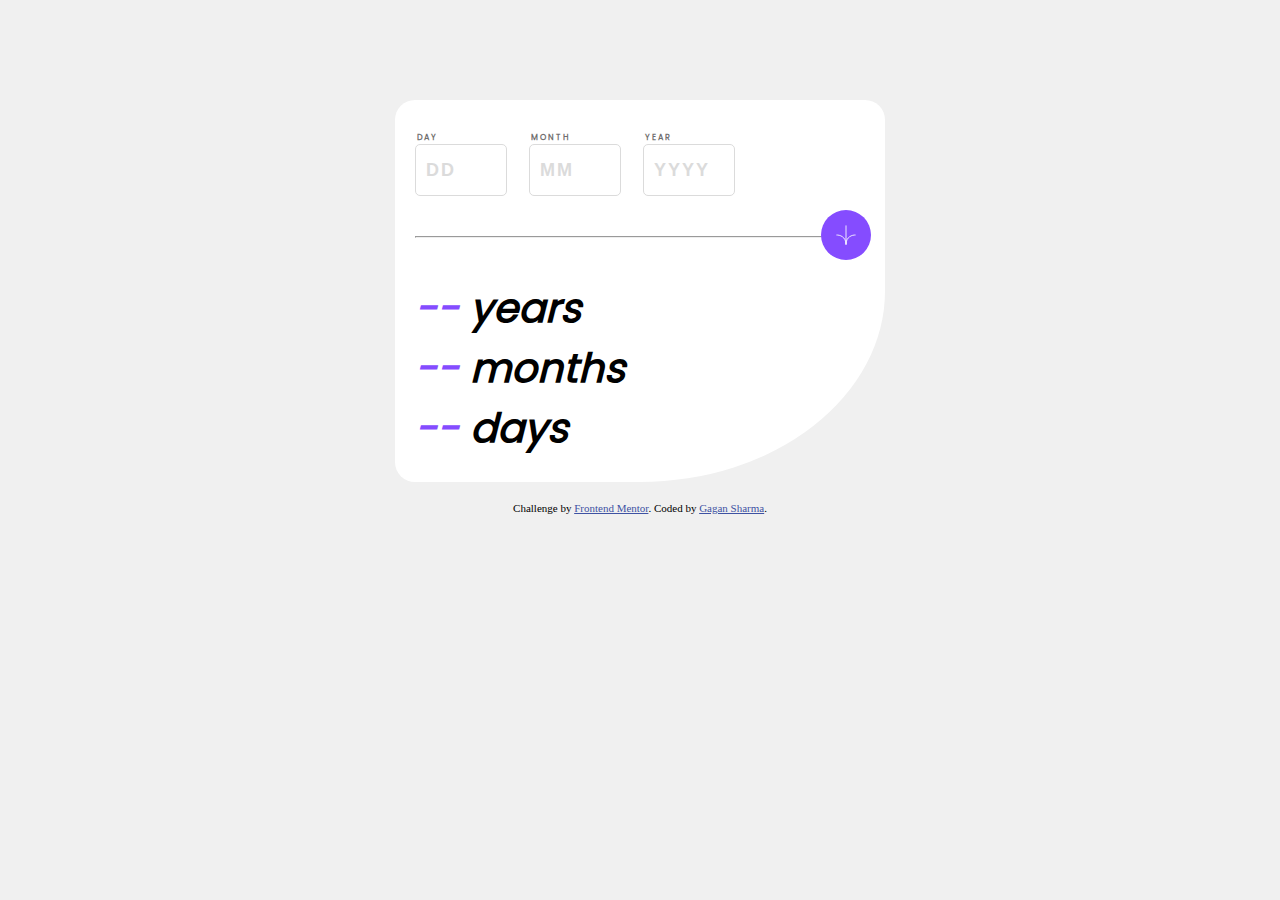
<file: age-calculator-app-main/index.html>
<!DOCTYPE html>
<html lang="en">
  <head>
    <meta charset="UTF-8" />
    <meta name="viewport" content="width=device-width, initial-scale=1.0" />
    <!-- displays site properly based on user's device -->

    <link
      rel="icon"
      type="image/png"
      sizes="32x32"
      href="./assets/images/favicon-32x32.png"
    />
    <link rel="stylesheet" href="style.css" />

    <title>Frontend Mentor | Age calculator app</title>

    <!-- Feel free to remove these styles or customise in your own stylesheet 👍 -->
    <style>
      .attribution {
        font-size: 11px;
        text-align: center;
      }
      .attribution a {
        color: hsl(228, 45%, 44%);
      }
    </style>
  </head>
  <body>
    <div class="container">
      <div class="inp_form">
        <div class="fields alert">
          <input id="day" type="number" placeholder="DD" name="Day" />
          <label for="day">Day </label>
        </div>
        <div class="fields">
          <input id="month" type="number" placeholder="MM" name="Month" />
          <label for="month">Month</label>
        </div>

        <div class="fields">
          <input id="year" type="number" placeholder="YYYY" name="Year" />
          <label for="year">Year </label>
        </div>
      </div>
      <hr />
      <div class="circle">
        <svg
          xmlns="http://www.w3.org/2000/svg"
          width="20"
          height="20"
          viewBox="0 0 46 44"
        >
          <g fill="none" stroke="#FFF" stroke-width="2">
            <path
              d="M1 22.019C8.333 21.686 23 25.616 23 44M23 44V0M45 22.019C37.667 21.686 23 25.616 23 44"
            />
          </g>
        </svg>
      </div>
      <p><span id="inpYear">--</span> years</p>
      <p><span id="inpMonth">--</span> months</p>
      <p><span id="inpDay">--</span> days</p>
    </div>
    <div class="attribution">
      Challenge by
      <a href="https://www.frontendmentor.io?ref=challenge" target="_blank"
        >Frontend Mentor</a
      >. Coded by <a href="#">Gagan Sharma</a>.
    </div>

    <script src="index.js"></script>
  </body>
</html>
</file>
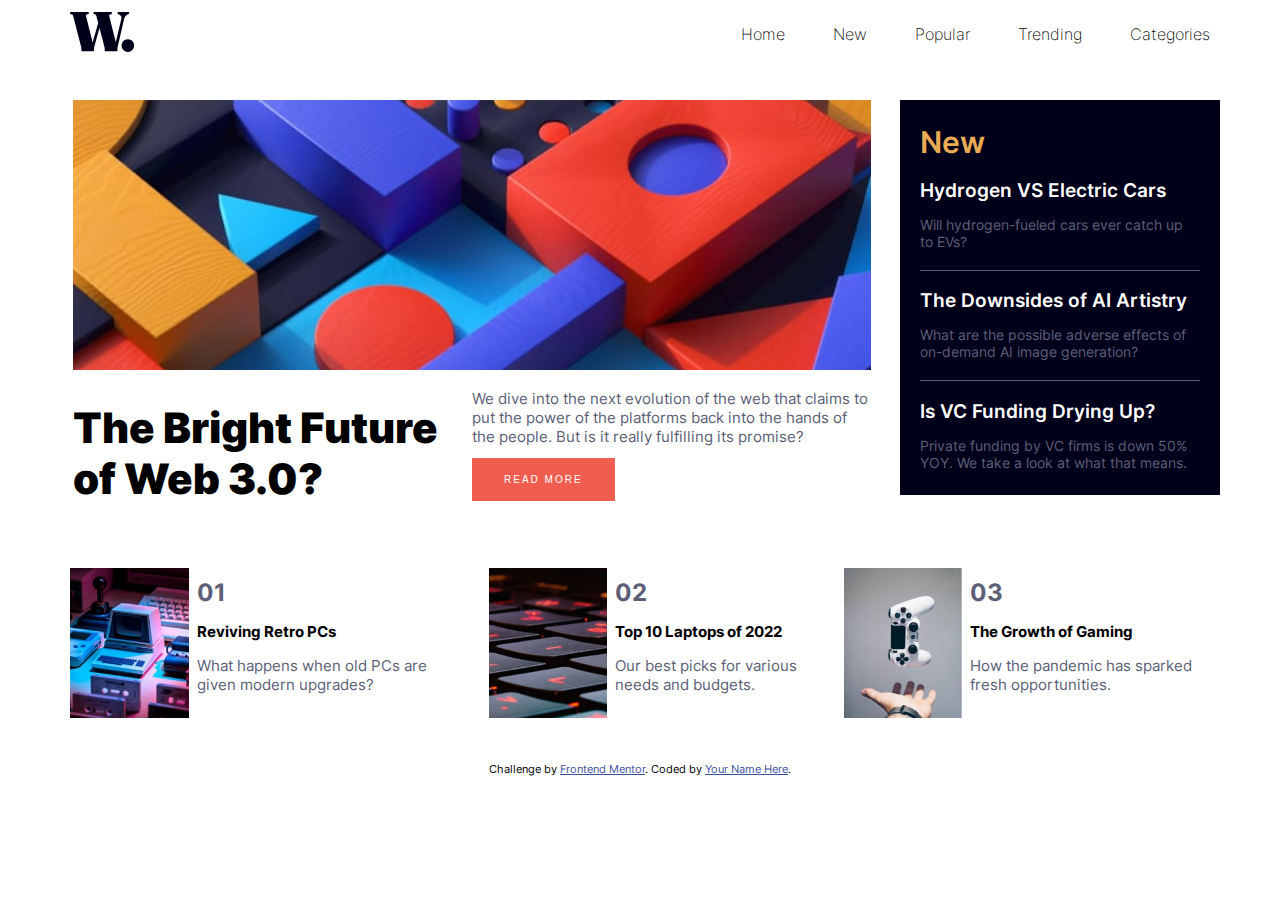
<file: news-homepage-main/index.html>
<!DOCTYPE html>
<html lang="en">
  <head>
    <meta charset="UTF-8" />
    <meta name="viewport" content="width=device-width, initial-scale=1.0" />
    <!-- displays site properly based on user's device -->

    <link
      rel="icon"
      type="image/png"
      sizes="32x32"
      href="./assets/images/favicon-32x32.png"
    />

    <title>Frontend Mentor | News homepage</title>
    <link rel="stylesheet" href="style.css" />

    <!-- Feel free to remove these styles or customise in your own stylesheet 👍 -->
    <style>
      .attribution {
        font-size: 11px;
        text-align: center;
      }
      .attribution a {
        color: hsl(228, 45%, 44%);
      }
    </style>
  </head>
  <body>
    <div class="outer">
      <nav>
        <div class="logo">
          <svg width="65" height="40" xmlns="http://www.w3.org/2000/svg">
            <path
              d="M23.016 39.2c.317 0 .574-.093.77-.28.196-.187.294-.457.294-.812v-1.82c0-.448.033-.84.098-1.176.065-.336.145-.663.238-.98l5.09-18.122 4.822 18.57c.112.384.193.682.243.895l.023.099c.047.215.07.453.07.714v1.82c0 .355.098.625.294.812.196.187.453.28.77.28h10.696c.299 0 .55-.093.756-.28.205-.187.308-.457.308-.812v-1.82c0-.373.023-.705.07-.994.047-.29.135-.677.266-1.162L54.04 7.224c.299-1.25.765-2.254 1.4-3.01.635-.756 1.363-1.311 2.184-1.666l.672-.308c.336-.168.574-.331.714-.49.14-.159.21-.369.21-.63 0-.336-.117-.607-.35-.812C58.637.103 58.287 0 57.82 0h-8.904c-.467 0-.817.103-1.05.308-.233.205-.35.476-.35.812 0 .261.06.471.182.63.121.159.313.303.574.434l.616.224c1.12.41 1.871.999 2.254 1.764s.453 1.661.21 2.688l-5.535 23.486-6.477-25.81c-.133-.58-.17-1.018-.11-1.31l.026-.104c.093-.29.317-.49.672-.602l1.232-.336c.299-.112.518-.257.658-.434a.986.986 0 0 0 .21-.63c0-.355-.112-.63-.336-.826C41.468.098 41.122 0 40.656 0H24.78c-.448 0-.789.098-1.022.294-.233.196-.35.471-.35.826 0 .224.06.415.182.574.121.159.322.294.602.406l1.176.42c.261.093.462.243.602.448.14.205.294.607.462 1.204l1.751 6.742-5.553 19.475L16.128 4.48c-.147-.49-.194-.898-.14-1.223l.028-.135c.093-.345.327-.574.7-.686l1.456-.336c.504-.168.756-.504.756-1.008 0-.336-.112-.602-.336-.798C18.368.098 18.022 0 17.556 0H1.344C.896 0 .56.098.336.294.112.49 0 .756 0 1.092c0 .224.056.434.168.63.112.196.29.35.532.462l1.232.392c.355.13.625.308.812.532.187.224.345.579.476 1.064l7.84 30.408c.112.43.191.751.238.966.047.215.07.462.07.742v1.82c0 .355.103.625.308.812.205.187.467.28.784.28h10.556Zm34.804.7c1.195 0 2.263-.29 3.206-.868a6.338 6.338 0 0 0 2.24-2.338c.55-.98.826-2.04.826-3.178 0-1.157-.275-2.212-.826-3.164a6.325 6.325 0 0 0-2.24-2.282c-.943-.57-2.011-.854-3.206-.854-1.157 0-2.207.285-3.15.854a6.325 6.325 0 0 0-2.24 2.282c-.55.952-.826 2.007-.826 3.164 0 1.139.275 2.198.826 3.178.55.98 1.297 1.76 2.24 2.338.943.579 1.993.868 3.15.868Z"
              fill="#00001A"
            />
          </svg>
        </div>
        <ul class="nav_menu">
          <li>Home</li>
          <li>New</li>
          <li>Popular</li>
          <li>Trending</li>
          <li>Categories</li>
        </ul>
        <div class="nav_mobile">
          <svg width="40" height="17" xmlns="http://www.w3.org/2000/svg">
            <g fill="#00001A" fill-rule="evenodd">
              <path d="M0 0h40v3H0zM0 7h40v3H0zM0 14h40v3H0z" />
              <path d="M0 0h40v3H0z" />
            </g>
          </svg>
        </div>
      </nav>
      <div class="big_screen">
        <div class="container first">
          <img src="./assets/images/image-web-3-mobile.jpg" alt="web3Mobile" />
          <div class="innerText">
            <h1>The Bright Future of Web 3.0?</h1>
            <div class="paraBtn">
              <p>
                We dive into the next evolution of the web that claims to put
                the power of the platforms back into the hands of the people.
                But is it really fulfilling its promise?
              </p>
              <button>Read more</button>
            </div>
          </div>
        </div>
        <div class="container">
          <div class="second">
            <h2>New</h2>
            <div>
              <h3>Hydrogen VS Electric Cars</h3>
              <p>Will hydrogen-fueled cars ever catch up to EVs?</p>
            </div>
            <hr />
            <div>
              <h3>The Downsides of AI Artistry</h3>
              <p>
                What are the possible adverse effects of on-demand AI image
                generation?
              </p>
            </div>
            <hr />
            <div>
              <h3>Is VC Funding Drying Up?</h3>
              <p>
                Private funding by VC firms is down 50% YOY. We take a look at
                what that means.
              </p>
            </div>
          </div>
        </div>
      </div>
      <div class="container third">
        <div class="news">
          <img src="./assets/images/image-retro-pcs.jpg" alt="retro" />
          <div>
            <h2>01</h2>
            <p><strong>Reviving Retro PCs</strong></p>
            <p>What happens when old PCs are given modern upgrades?</p>
          </div>
        </div>
        <div class="news">
          <img src="./assets/images/image-top-laptops.jpg" alt="laptops" />
          <div>
            <h2>02</h2>
            <p><strong>Top 10 Laptops of 2022</strong></p>
            <p>Our best picks for various needs and budgets.</p>
          </div>
        </div>
        <div class="news">
          <img src="./assets/images/image-gaming-growth.jpg" alt="gaming" />
          <div>
            <h2>03</h2>
            <p><strong>The Growth of Gaming</strong></p>
            <p>How the pandemic has sparked fresh opportunities.</p>
          </div>
        </div>
      </div>
    </div>

    <div class="attribution">
      Challenge by
      <a href="https://www.frontendmentor.io?ref=challenge" target="_blank"
        >Frontend Mentor</a
      >. Coded by <a href="#">Your Name Here</a>.
    </div>

    <script src="script.js"></script>
  </body>
</html>
</file>
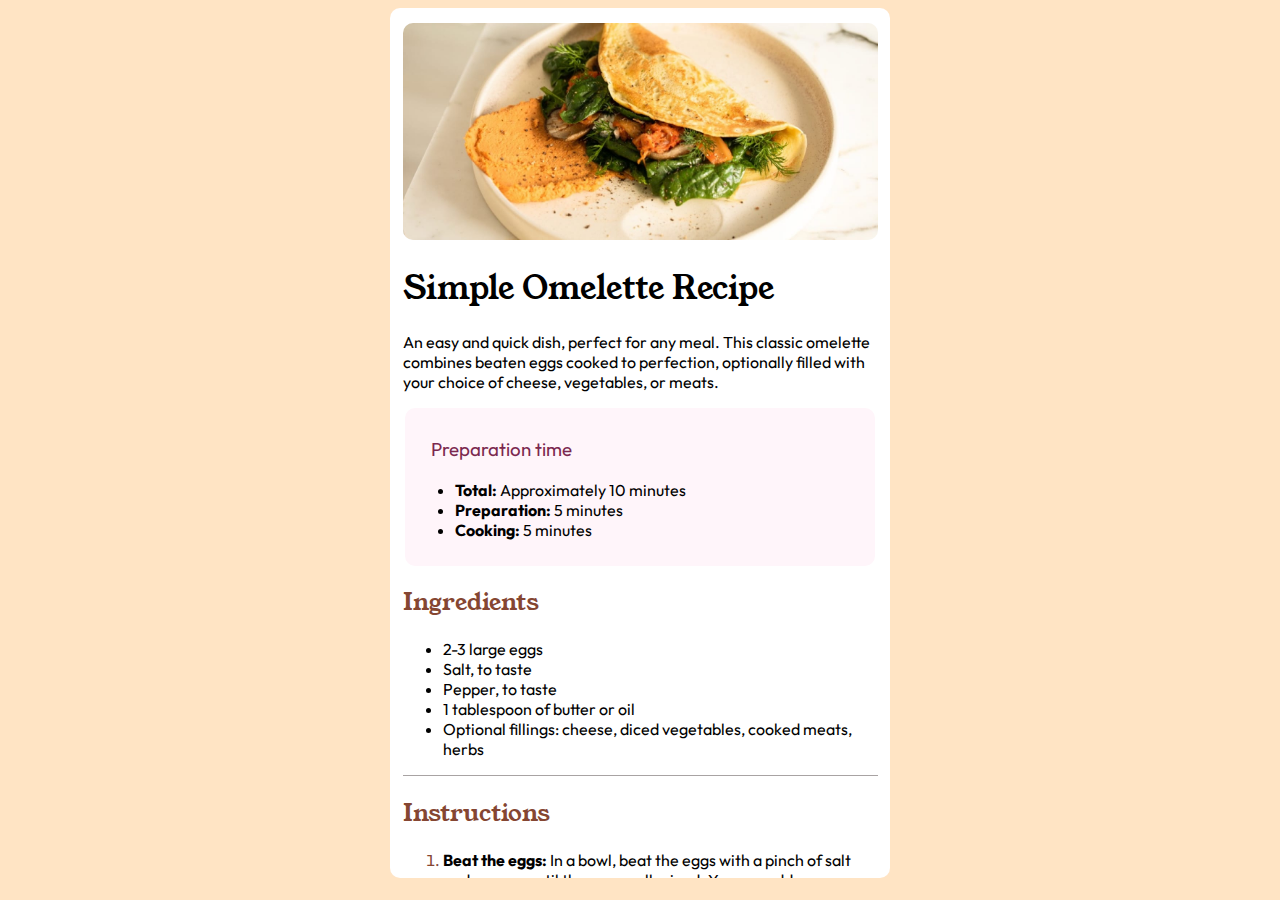
<file: recipe-page-main/index.html>
<!DOCTYPE html>
<html lang="en">
  <head>
    <meta charset="UTF-8" />
    <meta name="viewport" content="width=device-width, initial-scale=1.0" />
    <!-- displays site properly based on user's device -->

    <link
      rel="icon"
      type="image/png"
      sizes="32x32"
      href="./assets/images/favicon-32x32.png"
    />
    <link rel="stylesheet" href="style.css" />
    <title>Frontend Mentor | Recipe page</title>

    <!-- Feel free to remove these styles or customise in your own stylesheet 👍 -->
  </head>
  <body>
    <div class="outer">
      <div class="container">
        <img src="./assets/images/image-omelette.jpeg" alt="omelette" />
      </div>
      <div class="container">
        <h1>Simple Omelette Recipe</h1>
      </div>
      <div class="container">
        <p>
          An easy and quick dish, perfect for any meal. This classic omelette
          combines beaten eggs cooked to perfection, optionally filled with your
          choice of cheese, vegetables, or meats.
        </p>
      </div>
      <div class="container pre">
        <h3 class="preparation">Preparation time</h3>
        <ul>
          <li><strong>Total:</strong> Approximately 10 minutes</li>
          <li><strong>Preparation:</strong> 5 minutes</li>
          <li><strong>Cooking:</strong> 5 minutes</li>
        </ul>
      </div>
      <div class="container">
        <h2>Ingredients</h2>
        <ul>
          <li>2-3 large eggs</li>
          <li>Salt, to taste</li>
          <li>Pepper, to taste</li>
          <li>1 tablespoon of butter or oil</li>
          <li>
            Optional fillings: cheese, diced vegetables, cooked meats, herbs
          </li>
        </ul>
      </div>
      <div class="container">
        <hr />
      </div>
      <div class="container">
        <h2>Instructions</h2>
        <ol>
          <li>
            <strong>Beat the eggs:</strong> In a bowl, beat the eggs with a
            pinch of salt and pepper until they are well mixed. You can add a
            tablespoon of water or milk for a fluffier texture.
          </li>
          <li>
            <strong>Heat the pan:</strong> Place a non-stick frying pan over
            medium heat and add butter or oil.
          </li>
          <li>
            <strong>Cook the omelette:</strong> Once the butter is melted and
            bubbling, pour in the eggs. Tilt the pan to ensure the eggs evenly
            coat the surface.
          </li>
          <li>
            <strong>Add fillings (optional):</strong> When the eggs begin to set
            at the edges but are still slightly runny in the middle, sprinkle
            your chosen fillings over one half of the omelette.
          </li>
          <li>
            <strong>Fold and serve:</strong> As the omelette continues to cook,
            carefully lift one edge and fold it over the fillings. Let it cook
            for another minute, then slide it onto a plate.
          </li>
          <li>
            <strong>Enjoy:</strong> Serve hot, with additional salt and pepper
            if needed.
          </li>
        </ol>
      </div>
      <div class="container">
        <hr />
      </div>
      <div class="container">
        <h2>Nutrition</h2>
        <p>
          The table below shows nutritional values per serving without the
          additional fillings.
        </p>
        <div>
          <div class="nutri">
            <span>Calories</span>
            <span>277kcal</span>
          </div>
          <hr />
          <div class="nutri"><span>Carbs</span> <span>0g</span></div>
          <hr />
          <div class="nutri"><span>Protein</span><span>20g</span></div>
          <hr />
          <div class="nutri"><span>Fat</span><span>22g</span></div>
        </div>
      </div>
      <div class="attribution">
        Challenge by
        <a href="https://www.frontendmentor.io?ref=challenge" target="_blank"
          >Frontend Mentor</a
        >. Coded by
        <a href="https://www.github.com/gagansharma27">Gagan Sharma</a>.
      </div>
    </div>
  </body>
</html>
</file>
<file: age-calculator-app-main/style.css>
@font-face {
  font-family: "poppins";
  src: url("./assets/fonts/Poppins-Regular.ttf");
}

@font-face {
  font-family: "poppins-bold";
  src: url("./assets/fonts/Poppins-ExtraBoldItalic.ttf");
}

body {
  background-color: hsl(0, 0%, 94%);
}

input[type="number"]::-webkit-inner-spin-button,
input[type="number"]::-webkit-outer-spin-button {
  -webkit-appearance: none;
  -moz-appearance: none;
  appearance: none;
  margin: 0;
}

input {
  outline: none;
  width: 70px;
  height: 30px;
  border-radius: 5px;
  border: 1px solid hsl(0, 0%, 86%);
  font-size: 18px;
  font-weight: 800;
  padding: 10px;
}

input:focus {
  border: 2px solid hsl(259, 100%, 65%);
}

input::placeholder {
  color: hsl(0, 0%, 86%);
  letter-spacing: 2px;
}

label {
  color: hsl(0, 1%, 44%);
  text-transform: uppercase;
  font-size: 8px;
  letter-spacing: 2px;
  font-weight: 1000;
  margin-left: 2px;
}

.fields {
  display: flex;
  flex-direction: column-reverse;
  align-items: flex-start;
}

.inp_form {
  display: flex;
  justify-content: space-between;
  /* width: px; */
}

.circle {
  background-color: hsl(259, 100%, 65%);
  width: 50px;
  height: 50px;
  border-radius: 50%;
  display: flex;
  align-items: center;
  justify-content: center;
  cursor: pointer;
  position: absolute;
  top: 110px;
  left: 40%;
}

.circle:hover {
  background-color: black;
}
hr {
  margin: 40px 0;
}

.container {
  position: relative;
  font-family: "poppins";
  max-width: 450px;
  height: 350px;
  border-radius: 20px;
  border-bottom-right-radius: 50%;
  background-color: white;
  padding-top: 32px;
  padding-left: 20px;
  padding-right: 20px;
  margin: 0 auto;
  margin-top: 100px;
  margin-bottom: 20px;
}

p {
  font-size: 40px;
  margin: 0;
  font-weight: bolder;
  font-style: italic;
}

span {
  color: hsl(259, 100%, 65%);
}

@media only screen and (min-width: 430px) {
  .inp_form {
    max-width: 320px;
  }

  .circle {
    left: 87%;
  }
}
</file>
<file: news-homepage-main/style.css>
@font-face {
  font-family: "inter-variable";
  src: url("./assets/fonts/Inter-VariableFont_slnt\,wght.ttf");
}

body,
h1,
h2,
h3,
h4,
p,
figure,
blockquote,
dl,
dd {
  margin-block-end: 0;
}
img {
  width: 100%;
}

body {
  font-family: "inter-variable";
}

.outer {
  max-width: 1200px;
  margin: 0 auto;
}

nav {
  display: flex;
  align-items: center;
  justify-content: space-between;
  margin-bottom: 10px;
  width: 95%;
  margin: 0 auto;
  margin-bottom: 8px;
  /* position: relative; */
}

.nav_mobile {
  cursor: pointer;
}

.nav_menu {
  list-style: none;
  right: -300px;
  position: fixed;
  height: 100%;
  top: 40px;
  background-color: white;
  width: 200px;
  transition: left 2s ease-in;
}
.active {
  right: 0;
  display: flex;
  flex-direction: column;
  gap: 20px;
  padding-top: 30px;
}

.nav_menu > li:hover {
  color: hsl(5, 85%, 63%);
  cursor: pointer;
}

h1 {
  font-weight: 1000;
}
.container {
  width: 95%;
  margin: 20px auto;
  /* border: 2px solid red; */
}

.paraBtn > button {
  background-color: hsl(5, 85%, 63%);
  color: white;
  border: none;
  padding: 1rem 2rem;
  text-transform: uppercase;
  letter-spacing: 2px;
  font-size: 10px;
  margin-top: 12px;
}

.paraBtn > button:hover {
  background-color: black;
  cursor: pointer;
}

p {
  font-size: 15px;
}

.paraBtn > p {
  color: hsl(236, 13%, 42%);
}

.second {
  background-color: hsl(240, 100%, 5%);
  color: white;
  padding: 24px 20px;
}
.second > h2 {
  margin: 0;
  font-size: 30px;
  font-weight: 600;
  color: hsl(35, 77%, 62%);
}

.second > div > p {
  color: hsl(236, 13%, 42%);
  font-weight: 400;
  font-size: 14px;
}

.second > div > h3 {
  font-weight: 600;
}

.second > div > h3:hover {
  color: hsl(35, 77%, 62%);
  cursor: pointer;
}

hr {
  background-color: hsl(236, 13%, 42%);
  height: 1px;
  border: 0;
  margin-top: 20px;
}

.news {
  display: flex;
  margin: 24px 0;
}

.news > div > h2 {
  margin-top: 10px;
  color: hsl(236, 13%, 42%);
}

.news > div > p:nth-child(3) {
  color: hsl(236, 13%, 42%);
}

.news > div > p:nth-child(2):hover {
  color: hsl(5, 85%, 63%);
  cursor: pointer;
}
.news > img {
  width: 30%;
  max-width: 150px;
  margin-right: 8px;
  object-fit: cover;
}

@media only screen and (min-width: 700px) {
  .third {
    display: flex;
    justify-content: space-between;
    gap: 20px;
  }

  .news > img {
    width: 45%;
    max-height: 150px;
  }

  .nav_mobile {
    display: none;
  }

  .nav_menu {
    display: flex;
    position: static;
    width: fit-content;
    gap: 3rem;
    font-weight: 200;
  }
}

@media only screen and (min-width: 1000px) {
  .big_screen {
    display: grid;
    width: 98%;
    margin: 20px auto;
    grid-template-columns: 2.5fr 1fr;
  }

  .first > img {
    height: 270px;
    object-fit: cover;
  }

  .innerText {
    display: flex;
  }

  .innerText > h1 {
    width: 50%;
    font-size: 42px;
  }

  .paraBtn {
    width: 50%;
  }
}
</file>
<file: recipe-page-main/style.css>
@font-face {
  font-family: "outfit";
  src: url("assets/fonts/outfit/Outfit-VariableFont_wght.ttf");
}

@font-face {
  font-family: "young-serif";
  src: url("assets/fonts/young-serif/YoungSerif-Regular.ttf");
}

body {
  background-color: bisque;
  overflow: hidden;
}

.outer {
  background-color: white;
  max-width: 500px;
  margin: 0 auto;
  padding-top: 15px;
  border-radius: 10px;
  height: 95vh;
  overflow: scroll;
  margin-bottom: 10px;
}

.outer::-webkit-scrollbar {
  display: none;
}

.attribution {
  font-size: 11px;
  text-align: center;
  margin-top: 40px;
}
.attribution a {
  color: hsl(228, 45%, 44%);
}
hr {
  background-color: rgb(168, 163, 163);
  height: 1px;
  border: 0;
}
.container {
  width: 95%;
  max-width: 1440px;
  margin-left: auto;
  margin-right: auto;
}

img {
  width: 100%;
  max-width: 700px;
  height: auto;
  border-radius: 10px;
}

p,
ul,
ol,
.preparation {
  font-family: "outfit";
}

h1,
h2,
h3 {
  font-family: "young-serif";
  font-weight: 200;
}

.preparation {
  font-weight: 400;
  color: hsl(332, 51%, 32%);
  margin-left: 16px;
}

.pre {
  background-color: hsl(330, 100%, 98%);
  padding: 10px;
  border-radius: 10px;
  max-width: 90%;
}
h2,
h3 {
  color: hsl(14, 45%, 36%);
}

ol li::marker {
  color: hsl(14, 45%, 36%);
}

.nutri {
  margin-left: 20px;
  font-family: "outfit";
  display: grid;
  grid-template-columns: 1fr 1fr;
}
</file>
